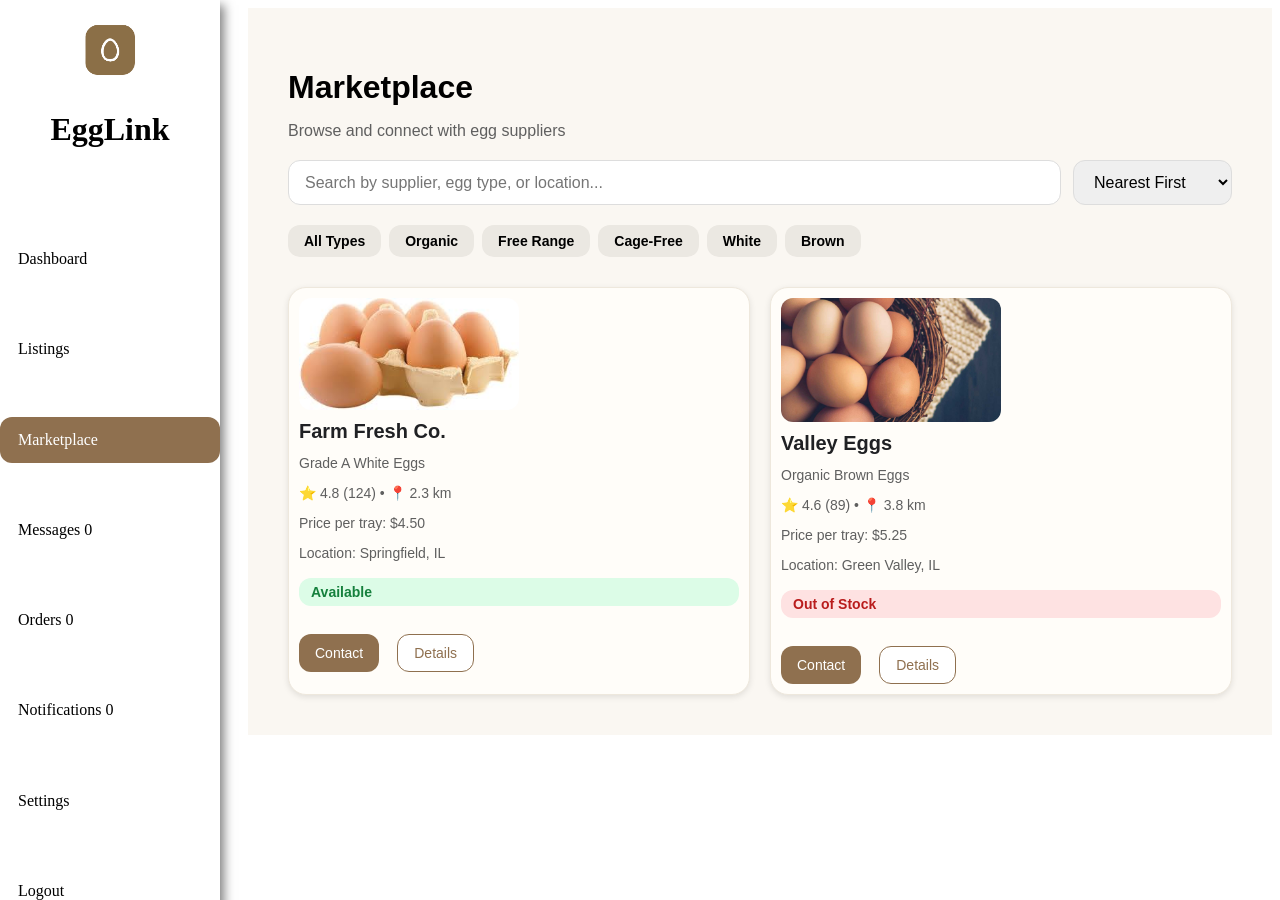
<file: marketplace.html>
<!DOCTYPE html>
<html lang="en">
<head>
<meta charset="UTF-8">
<meta name="viewport" content="width=device-width, initial-scale=1.0">
<title>EggLink Marketplace</title>
<link rel="stylesheet" href="css/marketplace.css">
</head>
<body>
<!-- Sidebar (same as dashboard) -->
<div class="sidebar">
  <div class="logo-area">
    <img src="assets/logo.png" alt="EggLink Logo" class="logo-img">
    <h1>EggLink</h1>
  </div>

  <a href="index.html">Dashboard</a>
  <a href="listings.html">Listings</a>
  <a class="active" href="marketplace.html">Marketplace</a>
  <a href="messages.html">Messages <span id="msg-count">0</span></a>
  <a href="orders.html">Orders <span id="order-count">0</span></a>
  <a href="notifications.html">Notifications <span id="notif-count">0</span></a>
  <a href="settings.html">Settings</a>

  <div class="sidebar-bottom">
    <a href="#" id="logout-btn" class="logout-btn">Logout</a>
  </div>
</div>

<!-- Main content -->
<div class="main">
  <h1>Marketplace</h1>
  <p>Browse and connect with egg suppliers</p>

  <div class="market-search">
    <input type="text" id="searchInput" placeholder="Search by supplier, egg type, or location...">
    <select id="sortSelect">
      <option value="nearest">Nearest First</option>
      <option value="highest">Highest Rating</option>
    </select>
  </div>

  <div class="market-filters">
    <button class="type-filter" data-type="all">All Types</button>
    <button class="type-filter" data-type="organic">Organic</button>
    <button class="type-filter" data-type="free-range">Free Range</button>
    <button class="type-filter" data-type="cage-free">Cage-Free</button>
    <button class="type-filter" data-type="white">White</button>
    <button class="type-filter" data-type="brown">Brown</button>
  </div>

  <div id="suppliersContainer" class="suppliers-container">
    <!-- JS will populate supplier cards -->
  </div>
</div>

<script src="js/markplace.js"></script>
<script>
// Logout function for all pages
const logoutBtn = document.getElementById("logout-btn");
    if (logoutBtn) {
        logoutBtn.addEventListener("click", () => {
            // Remove login info from localStorage
            localStorage.removeItem("isLoggedIn");
            localStorage.removeItem("userEmail");
            // Redirect to login page
            window.location.href = "login.html";
            });
    };
</script>

</body>
</html>
</file>
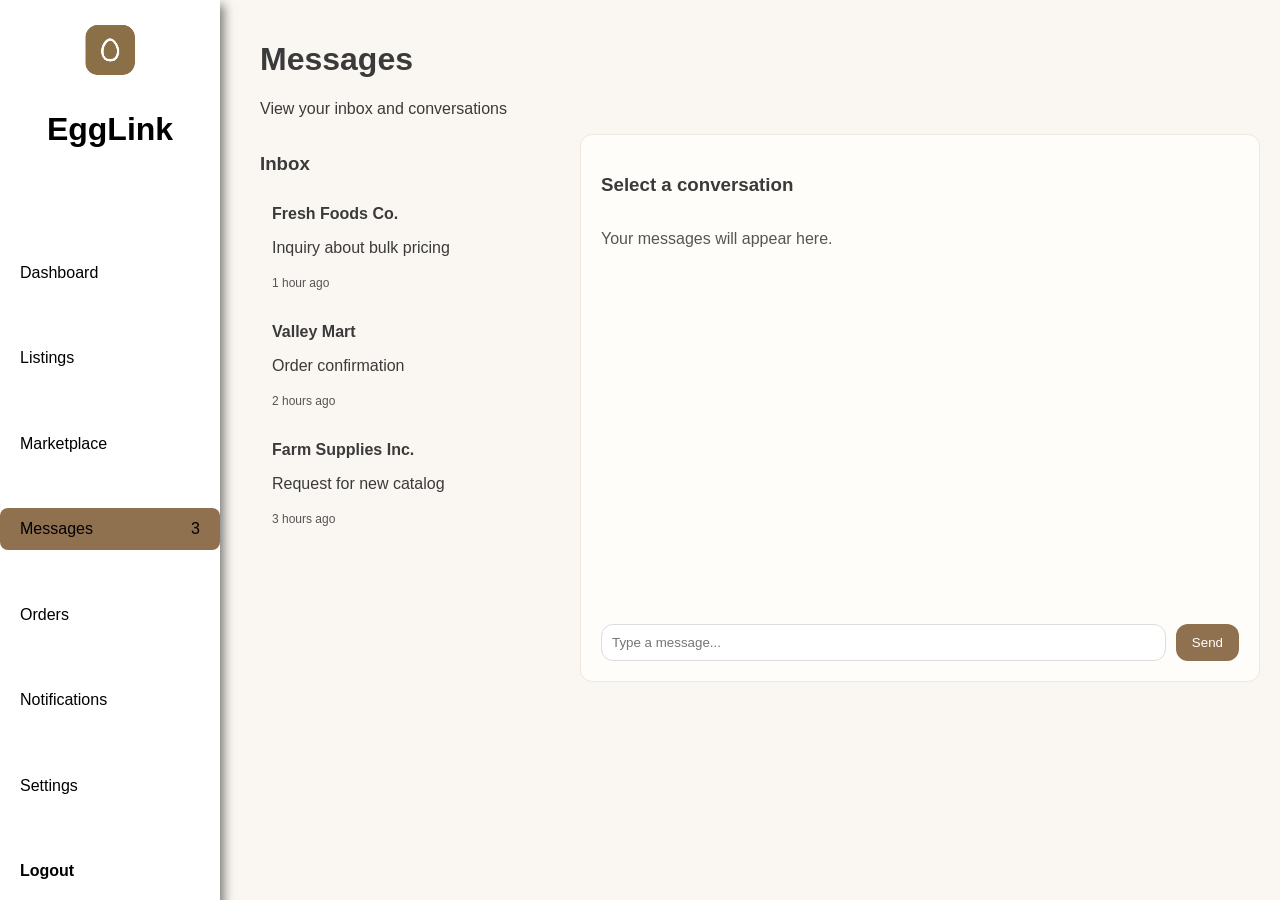
<file: messages.html>
<!DOCTYPE html>
<html lang="en">
<head>
<meta charset="UTF-8">
<meta name="viewport" content="width=device-width, initial-scale=1.0">
<title>EggLink Messages</title>
<link rel="stylesheet" href="css/style.css">
</head>
<body>
<!-- Sidebar -->
<div class="sidebar">
  <div class="logo-area">
    <img src="assets/logo.png" alt="EggLink Logo" class="logo-img">
    <h1 style="color: black;">EggLink</h1>
  </div>

  <a href="index.html">Dashboard</a>
  <a href="listings.html">Listings</a>
  <a href="marketplace.html">Marketplace</a>
  <a class="active" href="messages.html">Messages <span id="msg-count">3</span></a>
  <a href="orders.html">Orders</a>
  <a href="notifications.html">Notifications</a>
  <a href="settings.html">Settings</a>

  <div class="sidebar-bottom">
    <a href="#" id="logout-btn" class="logout-btn">Logout</a>
  </div>
</div>

<!-- Main content -->
<div class="main">
  <h1>Messages</h1>
  <p>View your inbox and conversations</p>

  <div class="messages-page" style="display:flex; gap:20px;">

    <!-- Inbox list -->
    <div class="inbox-list" style="flex:1; max-width:300px;">
      <h3>Inbox</h3>
      <div class="inbox-item" onclick="openConversation('Fresh Foods Co.')">
        <strong>Fresh Foods Co.</strong>
        <p>Inquiry about bulk pricing</p>
        <span style="font-size:12px;color:#555;">1 hour ago</span>
      </div>
      <div class="inbox-item" onclick="openConversation('Valley Mart')">
        <strong>Valley Mart</strong>
        <p>Order confirmation</p>
        <span style="font-size:12px;color:#555;">2 hours ago</span>
      </div>
      <div class="inbox-item" onclick="openConversation('Farm Supplies Inc.')">
        <strong>Farm Supplies Inc.</strong>
        <p>Request for new catalog</p>
        <span style="font-size:12px;color:#555;">3 hours ago</span>
      </div>
    </div>

    <!-- Conversation area -->
    <div class="conversation" style="flex:2; background:#fffdf9; border:1px solid #eee8dd; border-radius:12px; padding:20px;">
      <h3 id="conversation-title">Select a conversation</h3>
      <div id="messages-container" style="height:400px; overflow-y:auto; margin-top:10px;">
        <p style="color:#555;">Your messages will appear here.</p>
      </div>

      <div style="margin-top:10px; display:flex; gap:10px;">
        <input type="text" id="messageInput" placeholder="Type a message..." style="flex:1; padding:10px; border-radius:12px; border:1px solid #ddd;">
        <button onclick="sendMessage()" style="padding:10px 16px; border-radius:12px; border:none; background-color:#8f704f; color:white; cursor:pointer;">Send</button>
      </div>
    </div>

  </div>
</div>

<script>
// Demo message system
let currentRecipient = null;

function openConversation(name) {
  currentRecipient = name;
  document.getElementById('conversation-title').textContent = name;
  const container = document.getElementById('messages-container');
  container.innerHTML = `
    <p><strong>${name}:</strong> Hello, I need your latest egg prices.</p>
    <p><strong>You:</strong> Sure! Here’s our price list.</p>
  `;
}

function sendMessage() {
  if (!currentRecipient) {
    alert('Select a conversation first.');
    return;
  }
  const input = document.getElementById('messageInput');
  if (input.value.trim() === '') return;
  const container = document.getElementById('messages-container');
  const p = document.createElement('p');
  p.innerHTML = `<strong>You:</strong> ${input.value}`;
  container.appendChild(p);
  container.scrollTop = container.scrollHeight;
  input.value = '';
}
</script>
<script>
// Logout function for all pages
const logoutBtn = document.getElementById("logout-btn");
    if (logoutBtn) {
        logoutBtn.addEventListener("click", () => {
            // Remove login info from localStorage
            localStorage.removeItem("isLoggedIn");
            localStorage.removeItem("userEmail");
            // Redirect to login page
            window.location.href = "login.html";
            });
    };
</script>
</body>
</html>
</file>
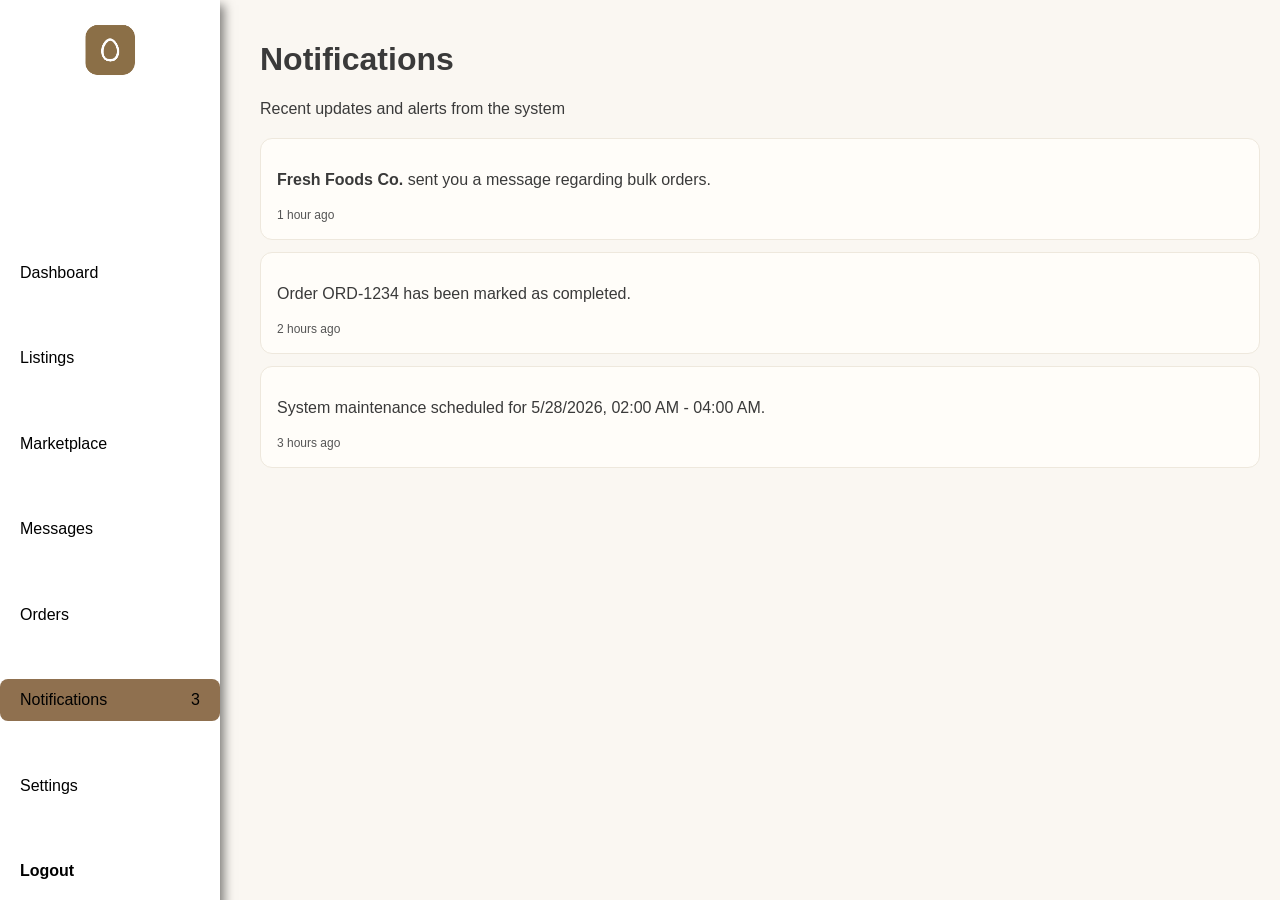
<file: notifications.html>
<!DOCTYPE html>
<html lang="en">
<head>
<meta charset="UTF-8">
<meta name="viewport" content="width=device-width, initial-scale=1.0">
<title>EggLink Notifications</title>
<link rel="stylesheet" href="css/style.css">
</head>
<body>

<!-- Sidebar -->
<div class="sidebar">
  <div class="logo-area">
    <img src="assets/logo.png" alt="EggLink Logo" class="logo-img">
    <h1>EggLink</h1>
  </div>

  <a href="index.html">Dashboard</a>
  <a href="listings.html">Listings</a>
  <a href="marketplace.html">Marketplace</a>
  <a href="messages.html">Messages</a>
  <a href="orders.html">Orders</a>
  <a class="active" href="notifications.html">Notifications <span id="notif-count">3</span></a>
  <a href="settings.html">Settings</a>

  <div class="sidebar-bottom">
    <a href="#" id="logout-btn" class="logout-btn">Logout</a>
  </div>
</div>

<!-- Main content -->
<div class="main">
  <h1>Notifications</h1>
  <p>Recent updates and alerts from the system</p>

  <div class="notifications-list" style="display:flex; flex-direction:column; gap:12px; margin-top:20px;">
    <div class="notification-item" style="background:#fffdf9; border:1px solid #eee8dd; border-radius:12px; padding:16px;">
      <p><strong>Fresh Foods Co.</strong> sent you a message regarding bulk orders.</p>
      <span style="font-size:12px; color:#555;">1 hour ago</span>
    </div>
    <div class="notification-item" style="background:#fffdf9; border:1px solid #eee8dd; border-radius:12px; padding:16px;">
      <p>Order ORD-1234 has been marked as completed.</p>
      <span style="font-size:12px; color:#555;">2 hours ago</span>
    </div>
    <div class="notification-item" style="background:#fffdf9; border:1px solid #eee8dd; border-radius:12px; padding:16px;">
      <p>System maintenance scheduled for 5/28/2026, 02:00 AM - 04:00 AM.</p>
      <span style="font-size:12px; color:#555;">3 hours ago</span>
    </div>
  </div>
</div>
<script>
// Logout function for all pages
const logoutBtn = document.getElementById("logout-btn");
    if (logoutBtn) {
        logoutBtn.addEventListener("click", () => {
            // Remove login info from localStorage
            localStorage.removeItem("isLoggedIn");
            localStorage.removeItem("userEmail");
            // Redirect to login page
            window.location.href = "login.html";
            });
    };
</script>
</body>
</html>
</file>
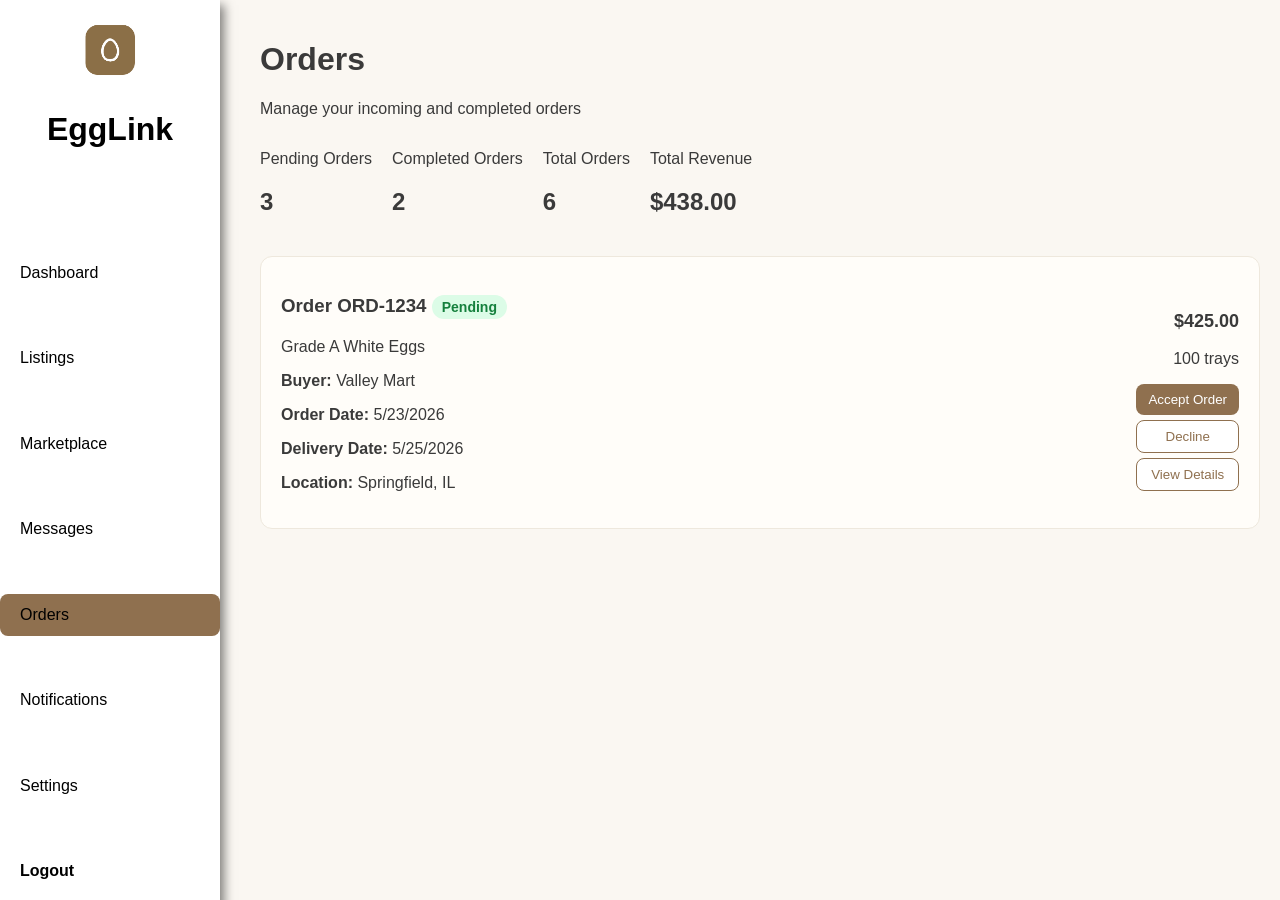
<file: orders.html>
<!DOCTYPE html>
<html lang="en">
<head>
<meta charset="UTF-8">
<meta name="viewport" content="width=device-width, initial-scale=1.0">
<title ">EggLink Orders</title>
<link rel="stylesheet" href="css/style.css">
</head>
<body>
<!-- Sidebar -->
<div class="sidebar">
  <div class="logo-area">
    <img src="assets/logo.png" alt="EggLink Logo" class="logo-img">
    <h1 style="color: black;">EggLink</h1>
  </div>

  <a href="index.html">Dashboard</a>
  <a href="listings.html">Listings</a>
  <a href="marketplace.html">Marketplace</a>
  <a href="messages.html">Messages</a>
  <a class="active" href="orders.html">Orders</a>
  <a href="notifications.html">Notifications</a>
  <a href="settings.html">Settings</a>

  <div class="sidebar-bottom">
    <a href="#" id="logout-btn" class="logout-btn">Logout</a>
  </div>
</div>

<!-- Main content -->
<div class="main">
  <h1>Orders</h1>
  <p>Manage your incoming and completed orders</p>

  <div class="order-stats" style="display:flex; gap:20px; margin-bottom:20px;">
    <div class="order-card">
      <p>Pending Orders</p>
      <h2>3</h2>
    </div>
    <div class="order-card">
      <p>Completed Orders</p>
      <h2>2</h2>
    </div>
    <div class="order-card">
      <p>Total Orders</p>
      <h2>6</h2>
    </div>
    <div class="order-card">
      <p>Total Revenue</p>
      <h2>$438.00</h2>
    </div>
  </div>

  <div class="orders-list">
    <!-- Single order card -->
    <div class="order-item" style="background:#fffdf9; border:1px solid #eee8dd; border-radius:12px; padding:20px; margin-bottom:15px; display:flex; justify-content:space-between; align-items:center;">
      <div>
        <h3>Order ORD-1234 <span class="status-pill active-status" style="font-size:14px; padding:4px 10px;">Pending</span></h3>
        <p>Grade A White Eggs</p>
        <p><strong>Buyer:</strong> Valley Mart</p>
        <p><strong>Order Date:</strong> 5/23/2026</p>
        <p><strong>Delivery Date:</strong> 5/25/2026</p>
        <p><strong>Location:</strong> Springfield, IL</p>
      </div>
      <div style="text-align:right;">
        <p style="font-weight:bold; font-size:18px;">$425.00</p>
        <p>100 trays</p>
        <div style="display:flex; flex-direction:column; gap:5px; margin-top:10px;">
          <button onclick="alert('Order Accepted')" style="background:#8f704f; color:white; border:none; padding:8px 12px; border-radius:8px; cursor:pointer;">Accept Order</button>
          <button onclick="alert('Order Declined')" style="background:white; color:#8f704f; border:1px solid #8f704f; padding:8px 12px; border-radius:8px; cursor:pointer;">Decline</button>
          <button onclick="alert('Viewing Details')" style="background:white; color:#8f704f; border:1px solid #8f704f; padding:8px 12px; border-radius:8px; cursor:pointer;">View Details</button>
        </div>
      </div>
    </div>
    <!-- Additional orders can be cloned similarly -->
  </div>
</div>
<script>
// Logout function for all pages
const logoutBtn = document.getElementById("logout-btn");
    if (logoutBtn) {
        logoutBtn.addEventListener("click", () => {
            // Remove login info from localStorage
            localStorage.removeItem("isLoggedIn");
            localStorage.removeItem("userEmail");
            // Redirect to login page
            window.location.href = "login.html";
            });
    };
</script>
</body>
</html>
</file>
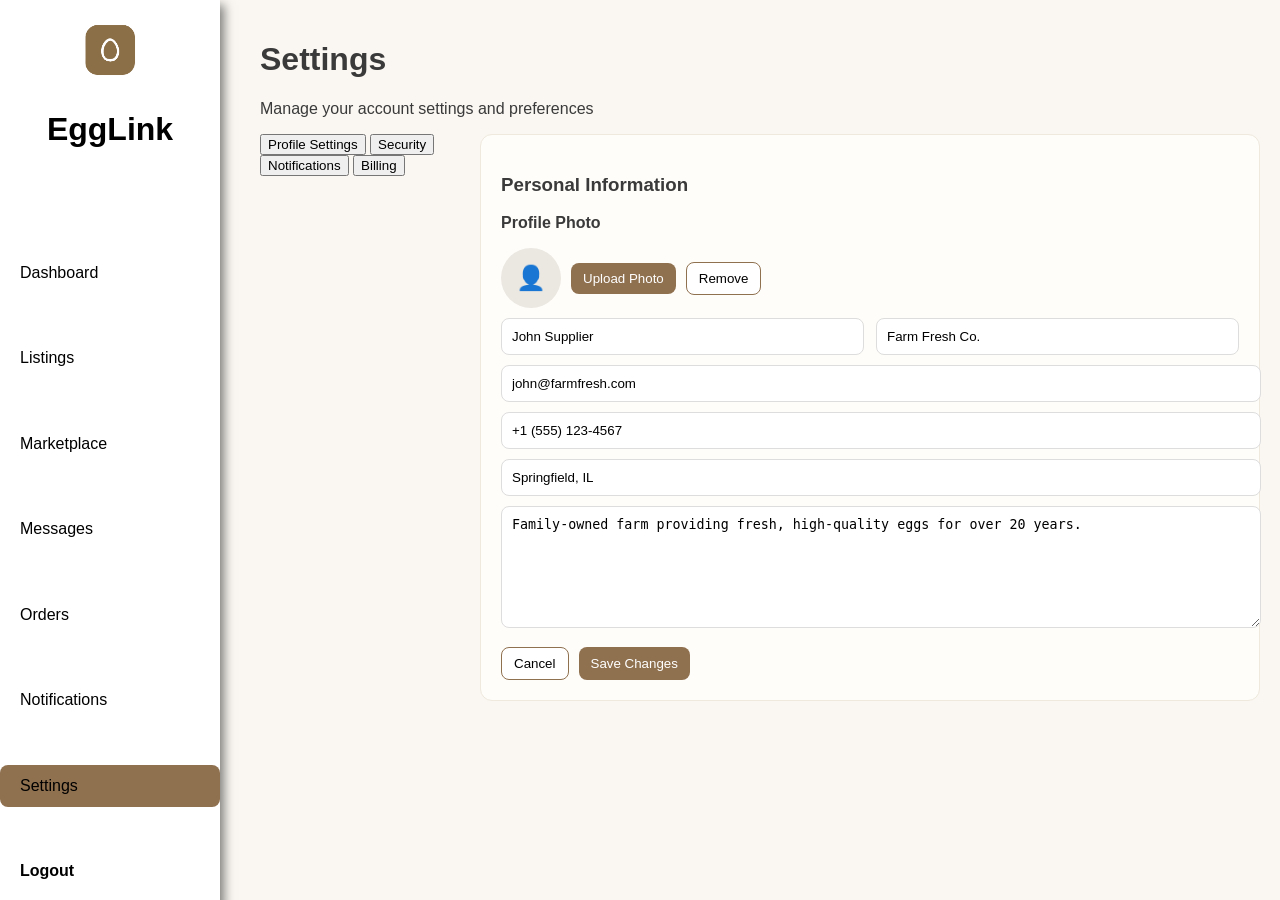
<file: settings.html>
<!DOCTYPE html>
<html lang="en">
<head>
<meta charset="UTF-8">
<meta name="viewport" content="width=device-width, initial-scale=1.0">
<title>EggLink Settings</title>
<link rel="stylesheet" href="css/style.css">
</head>
<body>

<!-- Sidebar -->
<div class="sidebar">
  <div class="logo-area">
    <img src="assets/logo.png" alt="EggLink Logo" class="logo-img">
    <h1 style="color: black;">EggLink</h1>
  </div>

  <a href="index.html">Dashboard</a>
  <a href="listings.html">Listings</a>
  <a href="marketplace.html">Marketplace</a>
  <a href="messages.html">Messages</a>
  <a href="orders.html">Orders</a>
  <a href="notifications.html">Notifications</a>
  <a class="active" href="settings.html">Settings</a>

  <div class="sidebar-bottom">
    <a href="#" id="logout-btn" class="logout-btn">Logout</a>
  </div>
</div>

<!-- Main content -->
<div class="main">
  <h1>Settings</h1>
  <p>Manage your account settings and preferences</p>

  <div class="settings-page" style="display:flex; gap:20px;">

    <!-- Sidebar for settings tabs -->
    <div class="settings-sidebar" style="flex:1; max-width:200px;">
      <button class="settings-tab active" onclick="showTab('profile')">Profile Settings</button>
      <button class="settings-tab" onclick="showTab('security')">Security</button>
      <button class="settings-tab" onclick="showTab('notifications')">Notifications</button>
      <button class="settings-tab" onclick="showTab('billing')">Billing</button>
    </div>

    <!-- Settings content -->
    <div class="settings-content" style="flex:2; background:#fffdf9; border:1px solid #eee8dd; border-radius:12px; padding:20px;">
      
      <!-- Profile Settings -->
      <div id="profile" class="tab-content">
        <h3>Personal Information</h3>
        <p><strong>Profile Photo</strong></p>
        <div style="display:flex; gap:10px; align-items:center; margin-bottom:10px;">
          <div style="width:60px; height:60px; border-radius:50%; background:#ebe8e2; display:flex; align-items:center; justify-content:center; font-size:24px;">👤</div>
          <button style="background:#8f704f; color:white; border:none; padding:8px 12px; border-radius:8px; cursor:pointer;">Upload Photo</button>
          <button style="background:white; border:1px solid #8f704f; padding:8px 12px; border-radius:8px; cursor:pointer;">Remove</button>
        </div>
        <div style="display:grid; grid-template-columns:1fr 1fr; gap:12px; margin-bottom:10px;">
          <input type="text" placeholder="Full Name" value="John Supplier" style="padding:10px; border-radius:8px; border:1px solid #ddd;">
          <input type="text" placeholder="Business Name" value="Farm Fresh Co." style="padding:10px; border-radius:8px; border:1px solid #ddd;">
        </div>
        <input type="email" placeholder="Email Address" value="john@farmfresh.com" style="padding:10px; border-radius:8px; border:1px solid #ddd; width:100%; margin-bottom:10px;">
        <input type="text" placeholder="Phone Number" value="+1 (555) 123-4567" style="padding:10px; border-radius:8px; border:1px solid #ddd; width:100%; margin-bottom:10px;">
        <input type="text" placeholder="Location" value="Springfield, IL" style="padding:10px; border-radius:8px; border:1px solid #ddd; width:100%; margin-bottom:10px;">
        <textarea placeholder="Bio" style="padding:10px; border-radius:8px; border:1px solid #ddd; width:100%; height:100px;">Family-owned farm providing fresh, high-quality eggs for over 20 years.</textarea>
        <div style="margin-top:15px; display:flex; gap:10px;">
          <button style="background:white; border:1px solid #8f704f; border-radius:8px; padding:8px 12px; cursor:pointer;">Cancel</button>
          <button style="background:#8f704f; color:white; border:none; border-radius:8px; padding:8px 12px; cursor:pointer;">Save Changes</button>
        </div>
      </div>

      <!-- Security Tab (hidden by default) -->
      <div id="security" class="tab-content" style="display:none;">
        <h3>Security</h3>
        <p>Change password, enable two-factor authentication, etc.</p>
      </div>

      <!-- Notifications Tab -->
      <div id="notifications" class="tab-content" style="display:none;">
        <h3>Notifications</h3>
        <p>Manage email and push notification preferences.</p>
      </div>

      <!-- Billing Tab -->
      <div id="billing" class="tab-content" style="display:none;">
        <h3>Billing</h3>
        <p>Manage your payment methods and invoices.</p>
      </div>

    </div>

  </div>
</div>

<script>
function showTab(tabId) {
  const tabs = document.querySelectorAll('.tab-content');
  tabs.forEach(tab => tab.style.display = 'none');

  const tabButtons = document.querySelectorAll('.settings-tab');
  tabButtons.forEach(btn => btn.classList.remove('active'));

  document.getElementById(tabId).style.display = 'block';
  event.currentTarget.classList.add('active');
}
</script>
<script>
// Logout function for all pages
const logoutBtn = document.getElementById("logout-btn");
    if (logoutBtn) {
        logoutBtn.addEventListener("click", () => {
            // Remove login info from localStorage
            localStorage.removeItem("isLoggedIn");
            localStorage.removeItem("userEmail");
            // Redirect to login page
            window.location.href = "login.html";
            });
    };
</script>
</body>
</html>
</file>
<file: css/marketplace.css>
/* Sidebar */
.sidebar {
  position: fixed;
  top: 0;
  left: 0;
  width: 220px;
  height: 100%;
  background-color: white;
  padding-top: 20px;
  display: flex;
  flex-direction: column;
  box-shadow: 9px 0px 10px -5px rgba(0,0,0,0.5);
  justify-content: space-between;
}

.logo-area {
  display: flex;
  flex-direction: column;
  align-items: center;
  gap: 12px;
  margin-bottom: 28px;
}

.logo-img {
  width: 58px;
  height: 58px;
  border-radius: 12px;
  object-fit: cover;
}

.sidebar a {
  color: black;
  text-decoration: none;
  padding: 14px 18px;
  display: block;
  margin-bottom: 6px;
  border-radius: 12px;
  font-weight: 500;
  transition: 0.2s;
}

.sidebar a.active,
.sidebar a:hover {
  background-color: #8f704f;
  color: #fff;
}

.logout-btn {
  display: block;
  color: #e11d48;
  font-weight: 600;
  padding: 14px 18px;
  border-radius: 12px;
  text-decoration: none;
}

.logout-btn:hover {
  background-color: #fff1f2;
  color: #e11d48;
}

/* Main content */
.main {
  margin-left: 240px; /* sidebar width + padding */
  padding: 40px;
  font-family: 'Inter', sans-serif;
  background-color: #faf7f2;
}

/* Marketplace Header */
.main h1 {
  margin-bottom: 6px;
}

.main p {
  color: #5f5f5f;
  margin-bottom: 20px;
}

/* Search and filters */
.market-search {
  display: flex;
  gap: 12px;
  margin-bottom: 20px;
}

.market-search input {
  flex: 1;
  padding: 12px 16px;
  border-radius: 12px;
  border: 1px solid #ddd;
  font-size: 16px;
}

.market-search select {
  padding: 12px 16px;
  border-radius: 12px;
  border: 1px solid #ddd;
  font-size: 16px;
  cursor: pointer;
}

.market-filters {
  display: flex;
  gap: 8px;
  flex-wrap: wrap;
  margin-bottom: 30px;
}

.type-filter {
  background-color: #ebe8e2;
  border: none;
  padding: 8px 16px;
  border-radius: 12px;
  font-size: 14px;
  font-weight: 600;
  cursor: pointer;
  transition: 0.2s;
}

.type-filter:hover {
  background-color: #8f704f;
  color: #fff;
}

/* Supplier cards */
.suppliers-container {
  display: grid;
  grid-template-columns: repeat(auto-fit, minmax(280px, 1fr));
  gap: 20px;
  margin-top: 20px; /* ensure some spacing */
}

.supplier-card {
  background-color: #fffdf9;
  border: 1px solid #eee8dd;
  border-radius: 18px;
  padding: 10px;
  display: flex;
  flex-direction: column;
  gap: 10px;
  box-shadow: 0 2px 6px rgba(0,0,0,0.1);
  transition: 0.2s;
}

.supplier-card:hover {
  box-shadow: 0 4px 12px rgba(0,0,0,0.15);
}

.supplier-card img.supplier-img {
  width: 50%;
  border-radius: 12px;
  object-fit: cover;
}

.supplier-card h3 {
  margin: 0;
  font-size: 20px;
  color: #202124;
}

.supplier-card p {
  margin: 2px 0;
  font-size: 14px;
  color: #5f5f5f;
}

/* Buttons */
.supplier-card button {
  padding: 10px 16px;
  border-radius: 12px;
  border: none;
  font-size: 14px;
  cursor: pointer;
  margin-top: 8px;
}

.supplier-card button:first-of-type {
  background-color: #8f704f;
  color: white;
  margin-right: 8px;
}

.supplier-card button:last-of-type {
  background-color: white;
  border: 1px solid #8f704f;
  color: #8f704f;
}

.supplier-card button:first-of-type:hover {
  background-color: #7a5f44;
}

.supplier-card button:last-of-type:hover {
  background-color: #f5f0e8;
}

.status-pill {
  display: inline-block;
  padding: 6px 12px;
  border-radius: 12px;
  font-size: 14px;
  font-weight: 600;
  margin-top: 5px;
}

.active-status {
  background-color: #dcfce7;
  color: #15803d;
}

.out-status {
  background-color: #fee2e2;
  color: #b91c1c;
}

/* Responsive */
@media (max-width: 900px) {
  .market-search {
    flex-direction: column;
  }
  .main {
    margin-left: 0;
    padding: 20px;
  }
}
</file>
<file: css/style.css>
body {
  font-family: 'Inter', sans-serif;
  margin: 0;
  background-color: #faf7f2;
  color: #3a3a3a;
}
.sidebar {
  position: fixed;
  top: 0;
  left: 0;
  width: 220px;
  height: 100%;
  background-color: #a38663;
  padding-top: 20px;
  display: flex;
  flex-direction: column;
  box-shadow: 9px 0px 10px -5px rgba(0,0,0,0.5);
}
.sidebar h1 {
  color: #fff;
  text-align: center;
  margin-bottom: 40px;
}
.sidebar a {
  color: #fff;
  text-decoration: none;
  padding: 12px 20px;
  display: flex;
  justify-content: space-between;
  margin-bottom: 8px;
  border-radius: 8px;
}
.sidebar a.active, .sidebar a:hover {
  background-color: #8f704f;
}
.main {
  margin-left: 240px;
  padding: 20px;
}
.dashboard-cards {
  display: flex;
  gap: 20px;
  flex-wrap: wrap;
}
.card {
  background-color: #fff8f0;
  flex: 1;
  min-width: 200px;
  padding: 20px;
  border-radius: 12px;
  box-shadow: 0 2px 6px rgba(0,0,0,0.1);
  cursor: pointer;
  transition: 0.2s;
}
.card:hover {
  background-color: #f0e8dc;
}
.card h2 {
  margin: 0;
  font-size: 24px;
}
.card p {
  margin: 5px 0 0 0;
  font-size: 14px;
  color: #555;
}
.quick-actions {
  display: flex;
  gap: 15px;
  margin-top: 30px;
}
.quick-action {
  background-color: #f5f0e8;
  padding: 15px 20px;
  border-radius: 10px;
  flex: 1;
  text-align: center;
  cursor: pointer;
  transition: 0.2s;
}
.quick-action:hover {
  background-color: #e0d7c2;
}
.recent-activity {
  margin-top: 40px;
}
.activity-item {
  background-color: #fff8f0;
  padding: 15px 20px;
  border-radius: 10px;
  margin-bottom: 10px;
  display: flex;
  justify-content: space-between;
  align-items: center;
}
.status {
  font-size: 12px;
  padding: 2px 8px;
  border-radius: 12px;
  background-color: #ffe8b0;
}
#messages-dropdown {
  display: none;
  position: absolute;
  background: white;
  border: 1px solid #ddd;
  padding: 10px;
  top: 40px;
  right: 20px;
  width: 250px;
  border-radius: 8px;
  box-shadow: 0 2px 6px rgba(0,0,0,0.15);
  z-index: 100;
}

/* Style logout like other links */
.logout-btn {
  display: block;
  color: #e11d48; /* red for logout */
  font-weight: 600;
  padding: 14px 18px;
  border-radius: 14px;
  text-decoration: none;
  cursor: pointer;
  transition: 0.2s;
}

.logout-btn:hover {
  background-color: #fff1f2;
}

.sidebar {
  width: 220px;
  height: 100vh;
  background-color: white;
  display: flex;
  flex-direction: column;
  justify-content: space-between; /* ensures logout stays at bottom */
  box-shadow: 9px 0px 10px -5px rgba(0,0,0,0.5);
}
.sidebar a {
    color: black;
}

.logo-area {
  display: flex;
  flex-direction: column;
  align-items: center; /* center logo and title horizontally */
  gap: 12px;
  margin-bottom: 28px;
}

.logo-img {
  width: 58px;
  height: 58px;
  border-radius: 12px;
  object-fit: cover;
}

.sidebar-links a {
  display: flex;
  justify-content: space-between;
  align-items: center;
  padding: 14px 18px;
  text-decoration: none;
  color: black;
  font-weight: 500;
  border-radius: 12px;
  margin-bottom: 6px;
  transition: 0.2s;
}

.sidebar-links a.active,
.sidebar-links a:hover {
  background-color: #8f704f;
  color: #fff;
}

.sidebar-bottom {
  padding-bottom: 20px;
}

.logout-btn {
  display: block;
  color: #e11d48;
  font-weight: 600;
  padding: 14px 18px;
  border-radius: 12px;
  text-decoration: none;
}

.logout-btn:hover {
  background-color: #fff1f2;
  color: #e11d48;
}

/* Listings Page */

.listings-page {
  padding: 40px;
}

.page-header {
  display: flex;
  justify-content: space-between;
  align-items: center;
  margin-bottom: 40px;
}

.page-header h1 {
  margin: 0;
  font-size: 32px;
  color: #202124;
}

.page-header p {
  margin-top: 10px;
  font-size: 20px;
  color: #5f5f5f;
}

.create-listing-btn {
  border: none;
  background-color: #8f704f;
  color: white;
  padding: 16px 28px;
  border-radius: 16px;
  font-size: 18px;
  cursor: pointer;
}

.create-listing-btn span {
  font-size: 24px;
  margin-right: 10px;
}

.listing-stats {
  display: grid;
  grid-template-columns: repeat(4, 1fr);
  gap: 24px;
  margin-bottom: 36px;
}

.listing-stat-card {
  background-color: #fffdf9;
  border: 1px solid #eee8dd;
  border-radius: 18px;
  padding: 26px;
}

.listing-stat-card p {
  margin: 0 0 16px;
  font-size: 18px;
  color: #5f5f5f;
}

.listing-stat-card h2 {
  margin: 0;
  font-size: 32px;
  color: #202124;
}

.listing-filters {
  display: flex;
  gap: 12px;
  margin-bottom: 36px;
}

.filter-btn {
  border: none;
  background-color: #ebe8e2;
  padding: 14px 24px;
  border-radius: 14px;
  font-size: 18px;
  font-weight: 600;
  cursor: pointer;
}

.filter-btn.active,
.filter-btn:hover {
  background-color: #8f704f;
  color: white;
}

.listing-table-card {
  background-color: #fffdf9;
  border: 1px solid #eee8dd;
  border-radius: 18px;
  overflow: hidden;
}

.listing-table {
  width: 100%;
  border-collapse: collapse;
}

.listing-table thead {
  background-color: #f2f0eb;
}

.listing-table th {
  text-align: left;
  padding: 24px;
  font-size: 18px;
  color: #202124;
}

.listing-table td {
  padding: 24px;
  border-top: 1px solid #eee8dd;
  vertical-align: middle;
}

.product-info {
  display: flex;
  align-items: center;
  gap: 18px;
}

.product-info h3,
.listing-table td h3 {
  margin: 0;
  font-size: 20px;
  color: #202124;
}

.product-info p,
.listing-table td p {
  margin: 6px 0 0;
  color: #5f5f5f;
  font-size: 16px;
}

.egg-img {
  width: 72px;
  height: 72px;
  border-radius: 14px;
  background-size: 18px 18px;
  background-position: center;
}

.egg-white {
  background-color: #b87942;
  background-image: radial-gradient(circle, #5c321b 35%, transparent 37%);
}

.egg-brown {
  background-color: #d4a373;
  background-image: radial-gradient(circle, #8a5a34 35%, transparent 37%);
}

.egg-duck {
  background-color: #ead7b7;
  background-image: radial-gradient(circle, #a98467 35%, transparent 37%);
}

.egg-small {
  background-color: #f2cc8f;
  background-image: radial-gradient(circle, #bc6c25 35%, transparent 37%);
}

.status-pill {
  display: inline-block;
  padding: 10px 18px;
  border-radius: 18px;
  font-weight: 600;
  font-size: 15px;
}

.active-status {
  background-color: #dcfce7;
  color: #15803d;
}

.paused-status {
  background-color: #fef3c7;
  color: #92400e;
}

.out-status {
  background-color: #fee2e2;
  color: #b91c1c;
}

.table-actions {
  display: flex;
  gap: 18px;
}

.table-actions button {
  border: none;
  background: transparent;
  font-size: 22px;
  cursor: pointer;
  color: #202124;
}

.table-actions button:hover {
  color: #8f704f;
}

.table-actions .delete-action {
  color: #e11d48;
}


.inbox-item {
  padding: 12px;
  border-radius: 10px;
  margin-bottom: 8px;
  cursor: pointer;
  transition: background-color 0.2s;
}

.inbox-item:hover {
  background-color: #f0e8dc; /* highlight color on hover */
}

@media (max-width: 1100px) {
  .listing-stats {
    grid-template-columns: repeat(2, 1fr);
  }

  .listing-table {
    min-width: 900px;
  }

  .listing-table-card {
    overflow-x: auto;
  }
}
</file>
